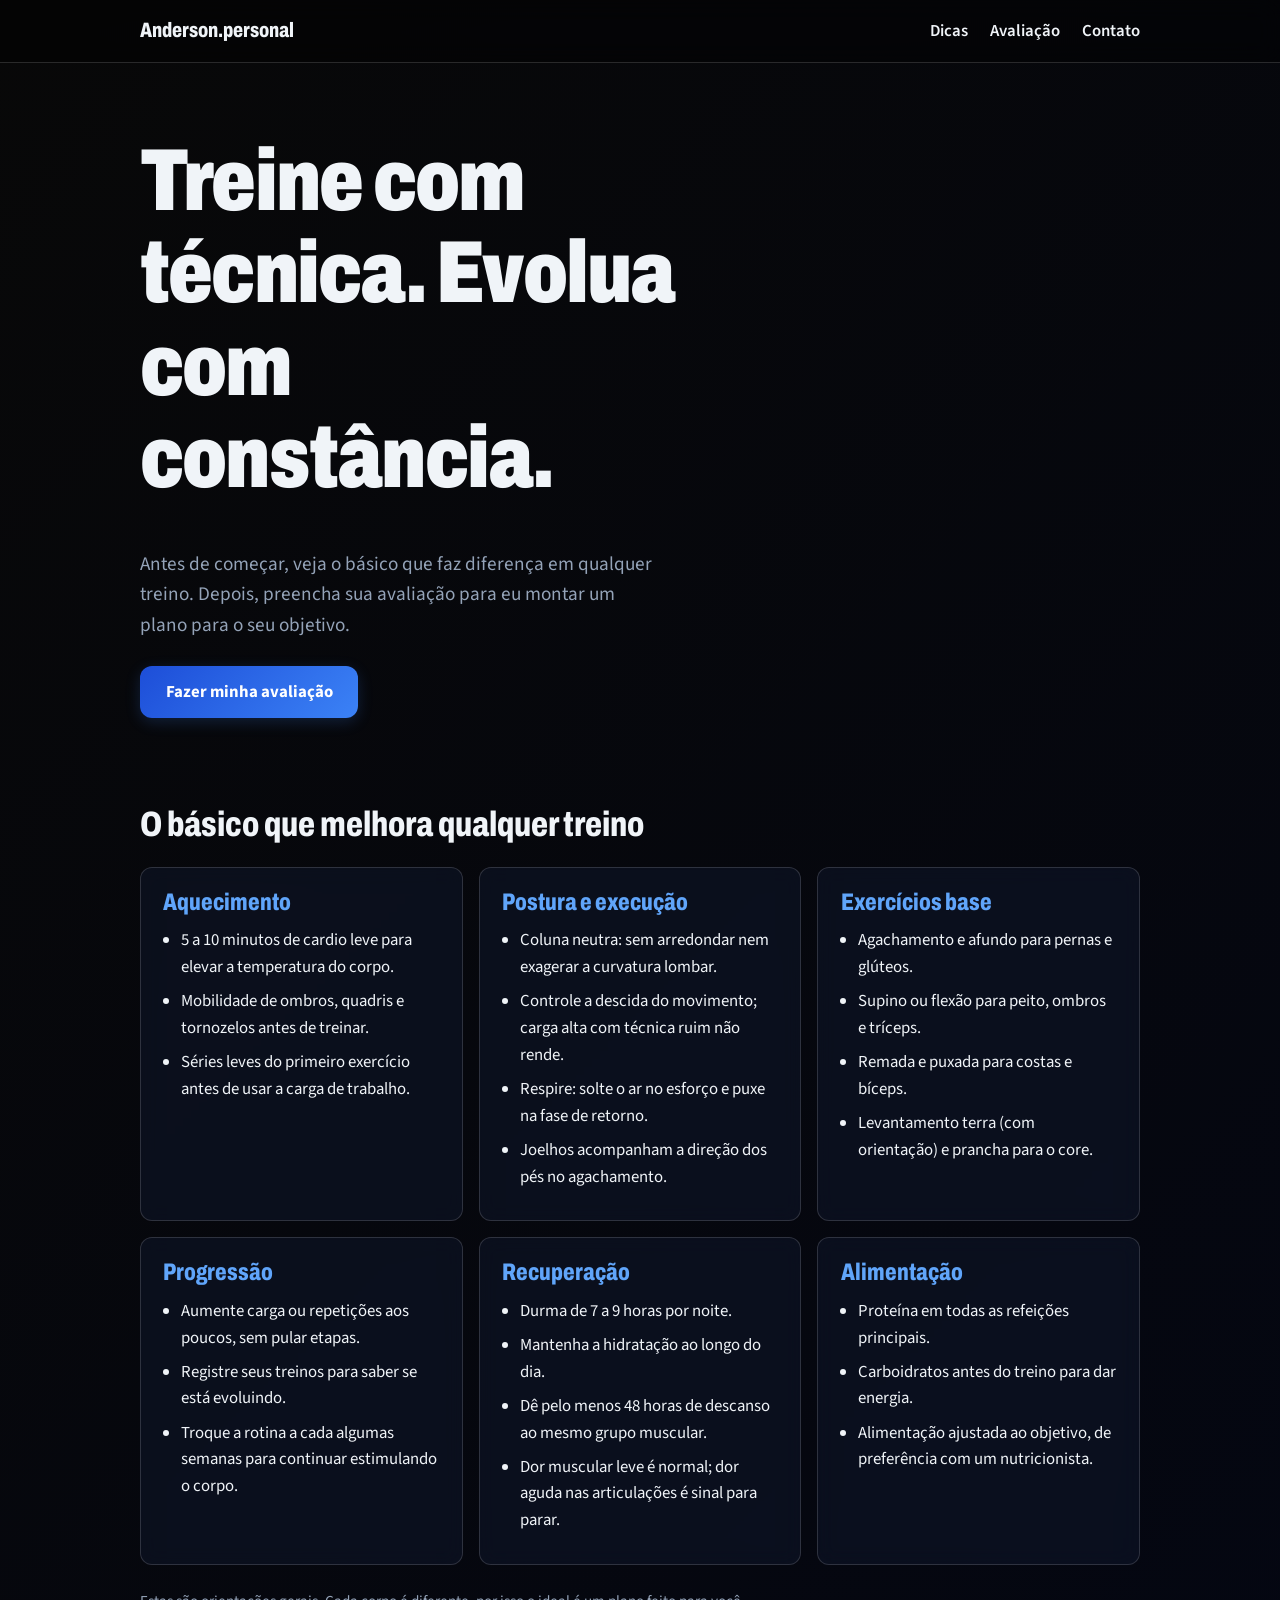
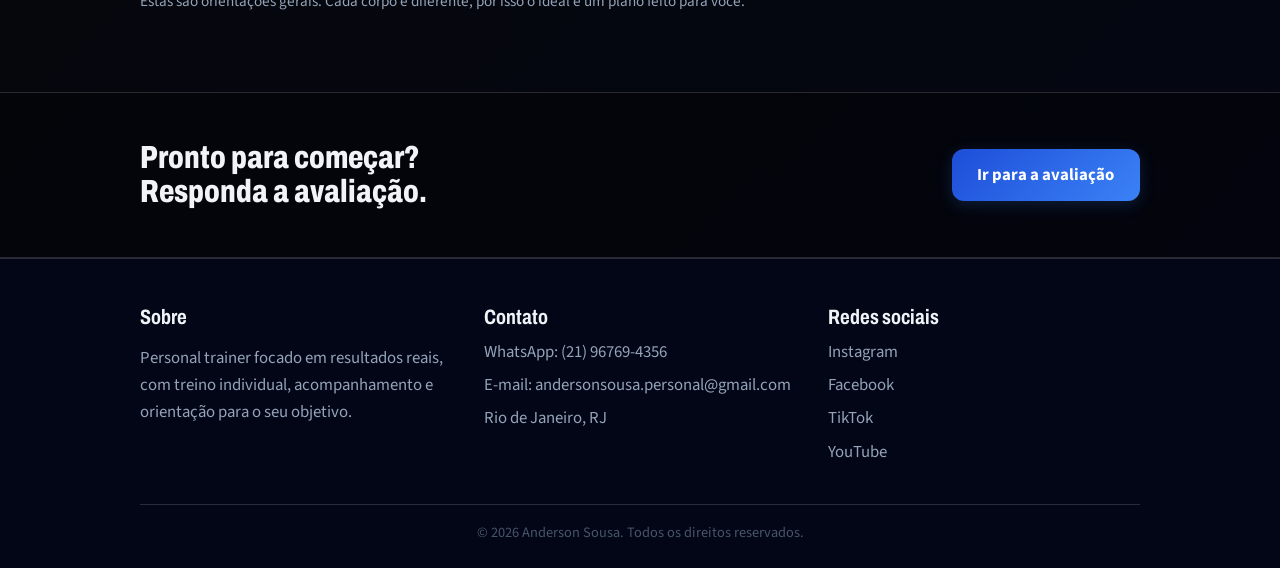
<file: Projeto Anderson/index.html>
<!DOCTYPE html>
<html lang="pt-BR">
<head>
  <meta charset="UTF-8">
  <meta name="viewport" content="width=device-width, initial-scale=1">
  <title>Treine melhor | Personal Trainer</title>
  <meta name="description" content="Dicas práticas para treinar melhor e avaliação gratuita online.">
  <link rel="stylesheet" href="style.css">
</head>
<body>
  <header class="topo">
    <div class="wrap">
      <a class="logo" href="index.html">Anderson.personal</a>
      <nav>
        <a href="#dicas">Dicas</a>
        <a href="formulario.html">Avaliação</a>
        <a href="#contato">Contato</a>
      </nav>
    </div>
  </header>

  <main>
    <section class="hero">
      <div class="wrap">
        <h1>Treine com técnica. Evolua com constância.</h1>
        <p>Antes de começar, veja o básico que faz diferença em qualquer treino. Depois, preencha sua avaliação para eu montar um plano para o seu objetivo.</p>
        <a class="btn" href="formulario.html">Fazer minha avaliação</a>
      </div>
    </section>

    <section class="dicas" id="dicas">
      <div class="wrap">
        <h2>O básico que melhora qualquer treino</h2>
        <div class="grade">
          <article class="dica">
            <h3>Aquecimento</h3>
            <ul>
              <li>5 a 10 minutos de cardio leve para elevar a temperatura do corpo.</li>
              <li>Mobilidade de ombros, quadris e tornozelos antes de treinar.</li>
              <li>Séries leves do primeiro exercício antes de usar a carga de trabalho.</li>
            </ul>
          </article>
          <article class="dica">
            <h3>Postura e execução</h3>
            <ul>
              <li>Coluna neutra: sem arredondar nem exagerar a curvatura lombar.</li>
              <li>Controle a descida do movimento; carga alta com técnica ruim não rende.</li>
              <li>Respire: solte o ar no esforço e puxe na fase de retorno.</li>
              <li>Joelhos acompanham a direção dos pés no agachamento.</li>
            </ul>
          </article>
          <article class="dica">
            <h3>Exercícios base</h3>
            <ul>
              <li>Agachamento e afundo para pernas e glúteos.</li>
              <li>Supino ou flexão para peito, ombros e tríceps.</li>
              <li>Remada e puxada para costas e bíceps.</li>
              <li>Levantamento terra (com orientação) e prancha para o core.</li>
            </ul>
          </article>
          <article class="dica">
            <h3>Progressão</h3>
            <ul>
              <li>Aumente carga ou repetições aos poucos, sem pular etapas.</li>
              <li>Registre seus treinos para saber se está evoluindo.</li>
              <li>Troque a rotina a cada algumas semanas para continuar estimulando o corpo.</li>
            </ul>
          </article>
          <article class="dica">
            <h3>Recuperação</h3>
            <ul>
              <li>Durma de 7 a 9 horas por noite.</li>
              <li>Mantenha a hidratação ao longo do dia.</li>
              <li>Dê pelo menos 48 horas de descanso ao mesmo grupo muscular.</li>
              <li>Dor muscular leve é normal; dor aguda nas articulações é sinal para parar.</li>
            </ul>
          </article>
          <article class="dica">
            <h3>Alimentação</h3>
            <ul>
              <li>Proteína em todas as refeições principais.</li>
              <li>Carboidratos antes do treino para dar energia.</li>
              <li>Alimentação ajustada ao objetivo, de preferência com um nutricionista.</li>
            </ul>
          </article>
        </div>
        <p class="aviso">Estas são orientações gerais. Cada corpo é diferente, por isso o ideal é um plano feito para você.</p>
      </div>
    </section>

    <section class="chamada">
      <div class="wrap">
        <h2>Pronto para começar? Responda a avaliação.</h2>
        <a class="btn" href="formulario.html">Ir para a avaliação</a>
      </div>
    </section>
  </main>

  <footer class="rodape" id="contato">
    <div class="wrap">
      <div>
        <h3>Sobre</h3>
        <p>Personal trainer focado em resultados reais, com treino individual, acompanhamento e orientação para o seu objetivo.</p>
      </div>
      <div>
        <h3>Contato</h3>
        <ul>
          <li>WhatsApp: <a href="https://wa.me/5521967694356">(21) 96769-4356</a></li>
          <li>E-mail: <a href="https://www.instagram.com/andersosousa.personal/" target="_blank" rel="noopener">andersonsousa.personal@gmail.com</a></li>
          <li>Rio de Janeiro, RJ</li>
        </ul>
      </div>
      <div>
        <h3>Redes sociais</h3>
        <ul>
          <li><a href="https://www.instagram.com/andersosousa.personal/" target="_blank" rel="noopener">Instagram</a></li>
          <li><a href="https://www.facebook.com/andersosousa.personal/" target="_blank" rel="noopener">Facebook</a></li>
          <li><a href="https://www.tiktok.com/@andersosousa.personal/" target="_blank" rel="noopener">TikTok</a></li>
          <li><a href="https://www.youtube.com/@andersosousa.personal/" target="_blank" rel="noopener">YouTube</a></li>
        </ul>
      </div>
    </div>
    <p class="copy">© 2026 Anderson Sousa. Todos os direitos reservados.</p>
  </footer>
</body>
</html>
</file>
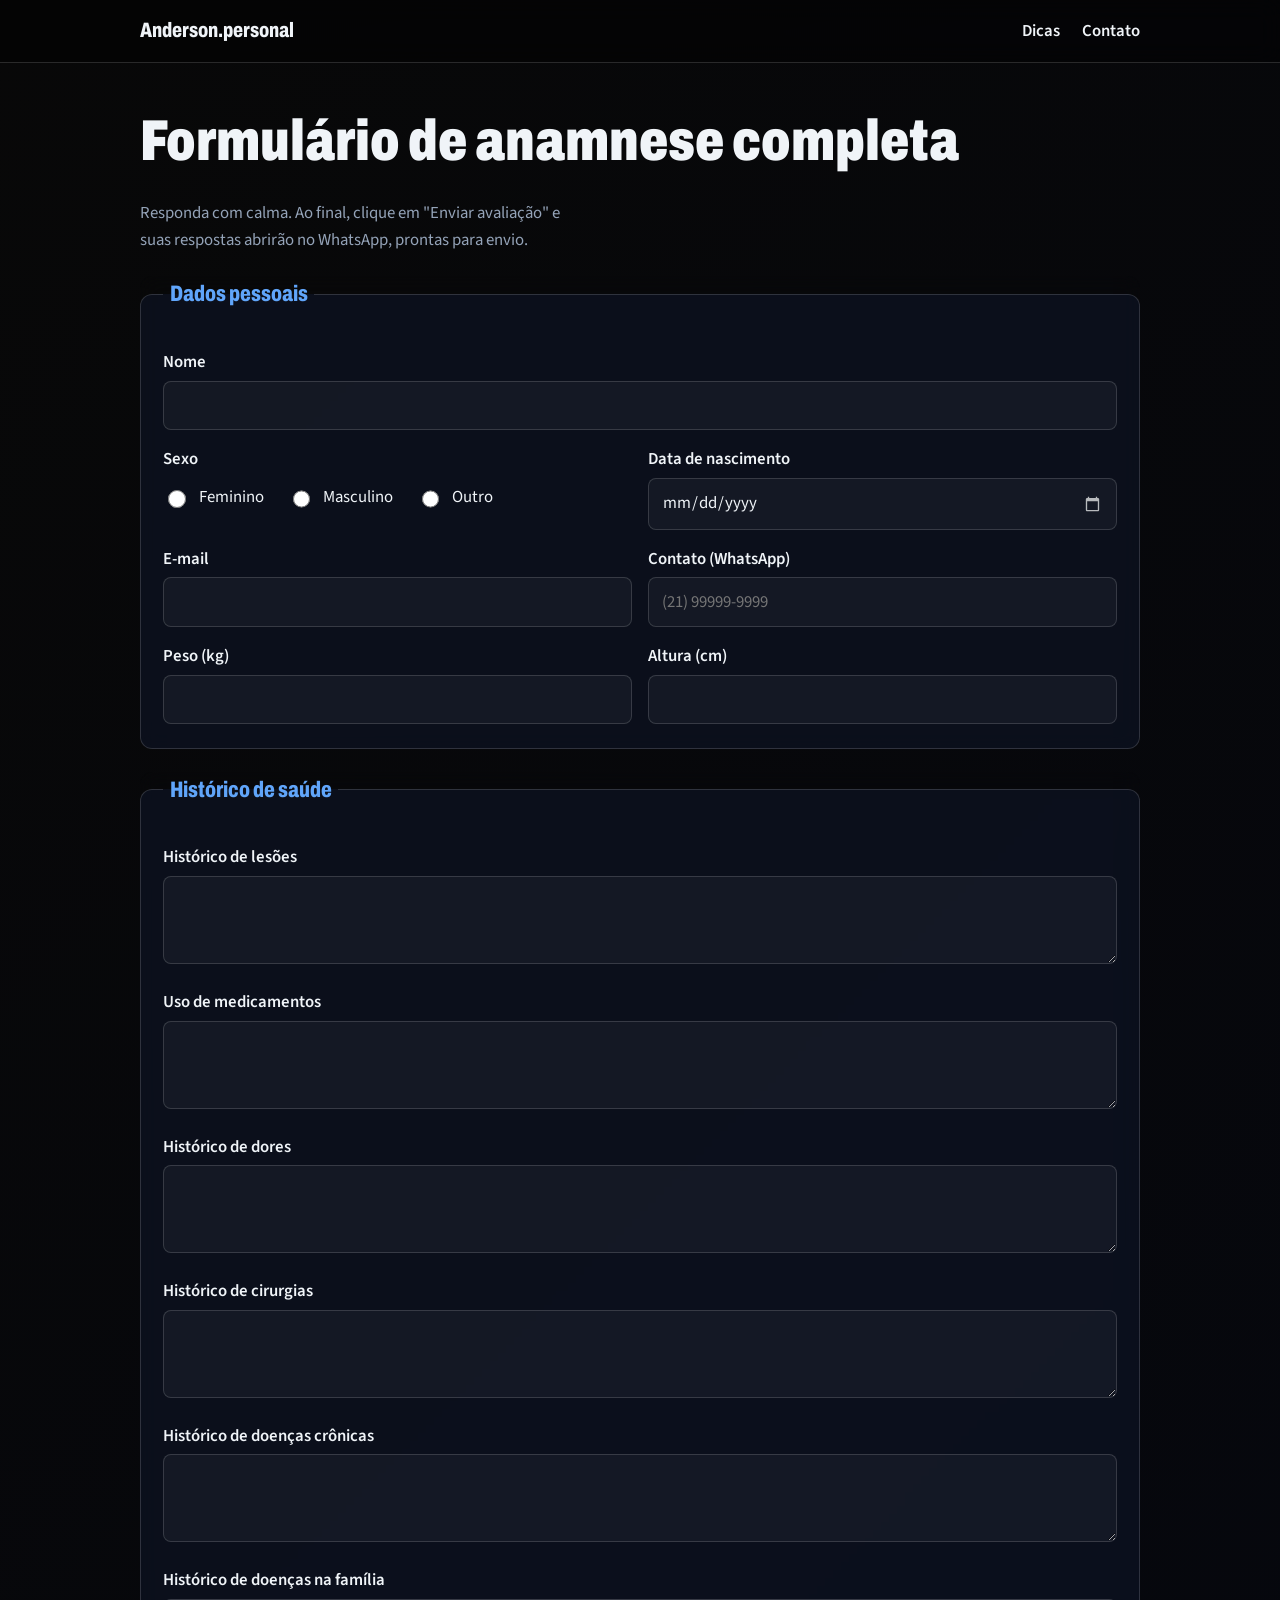
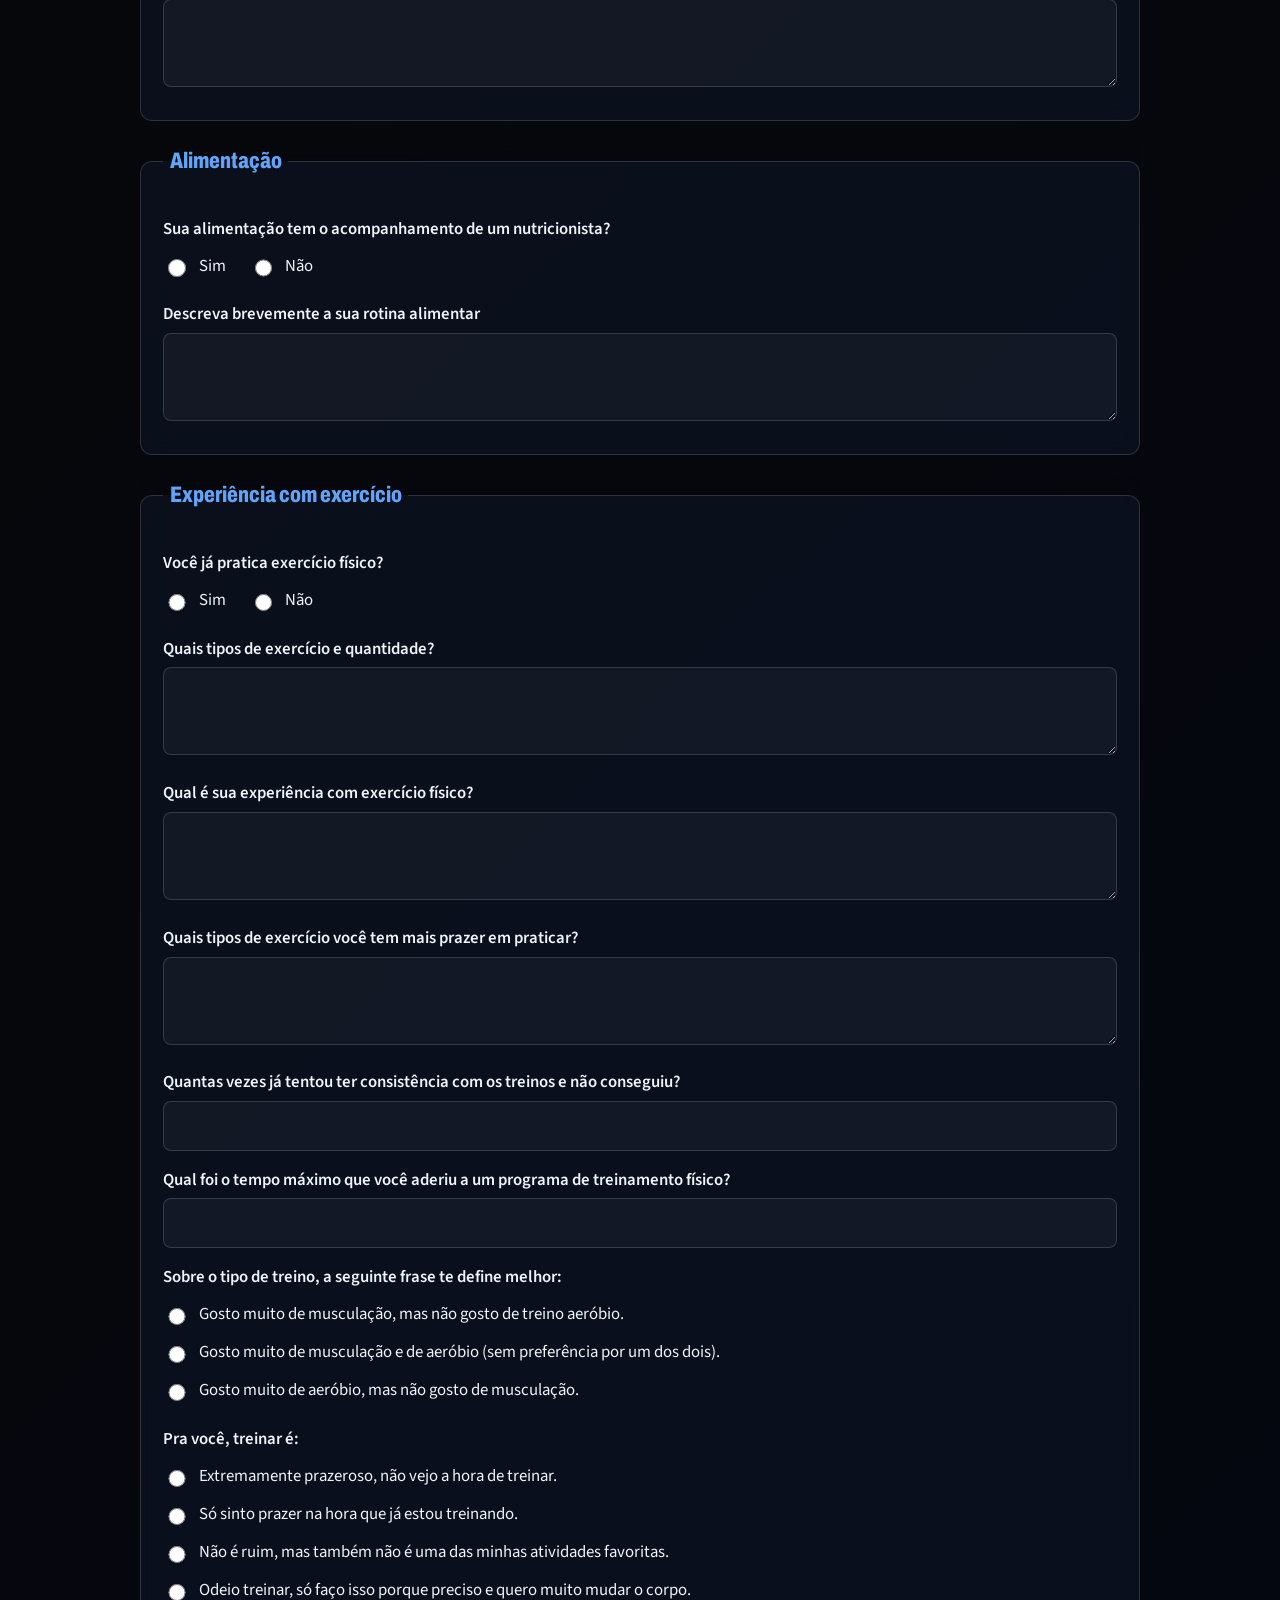
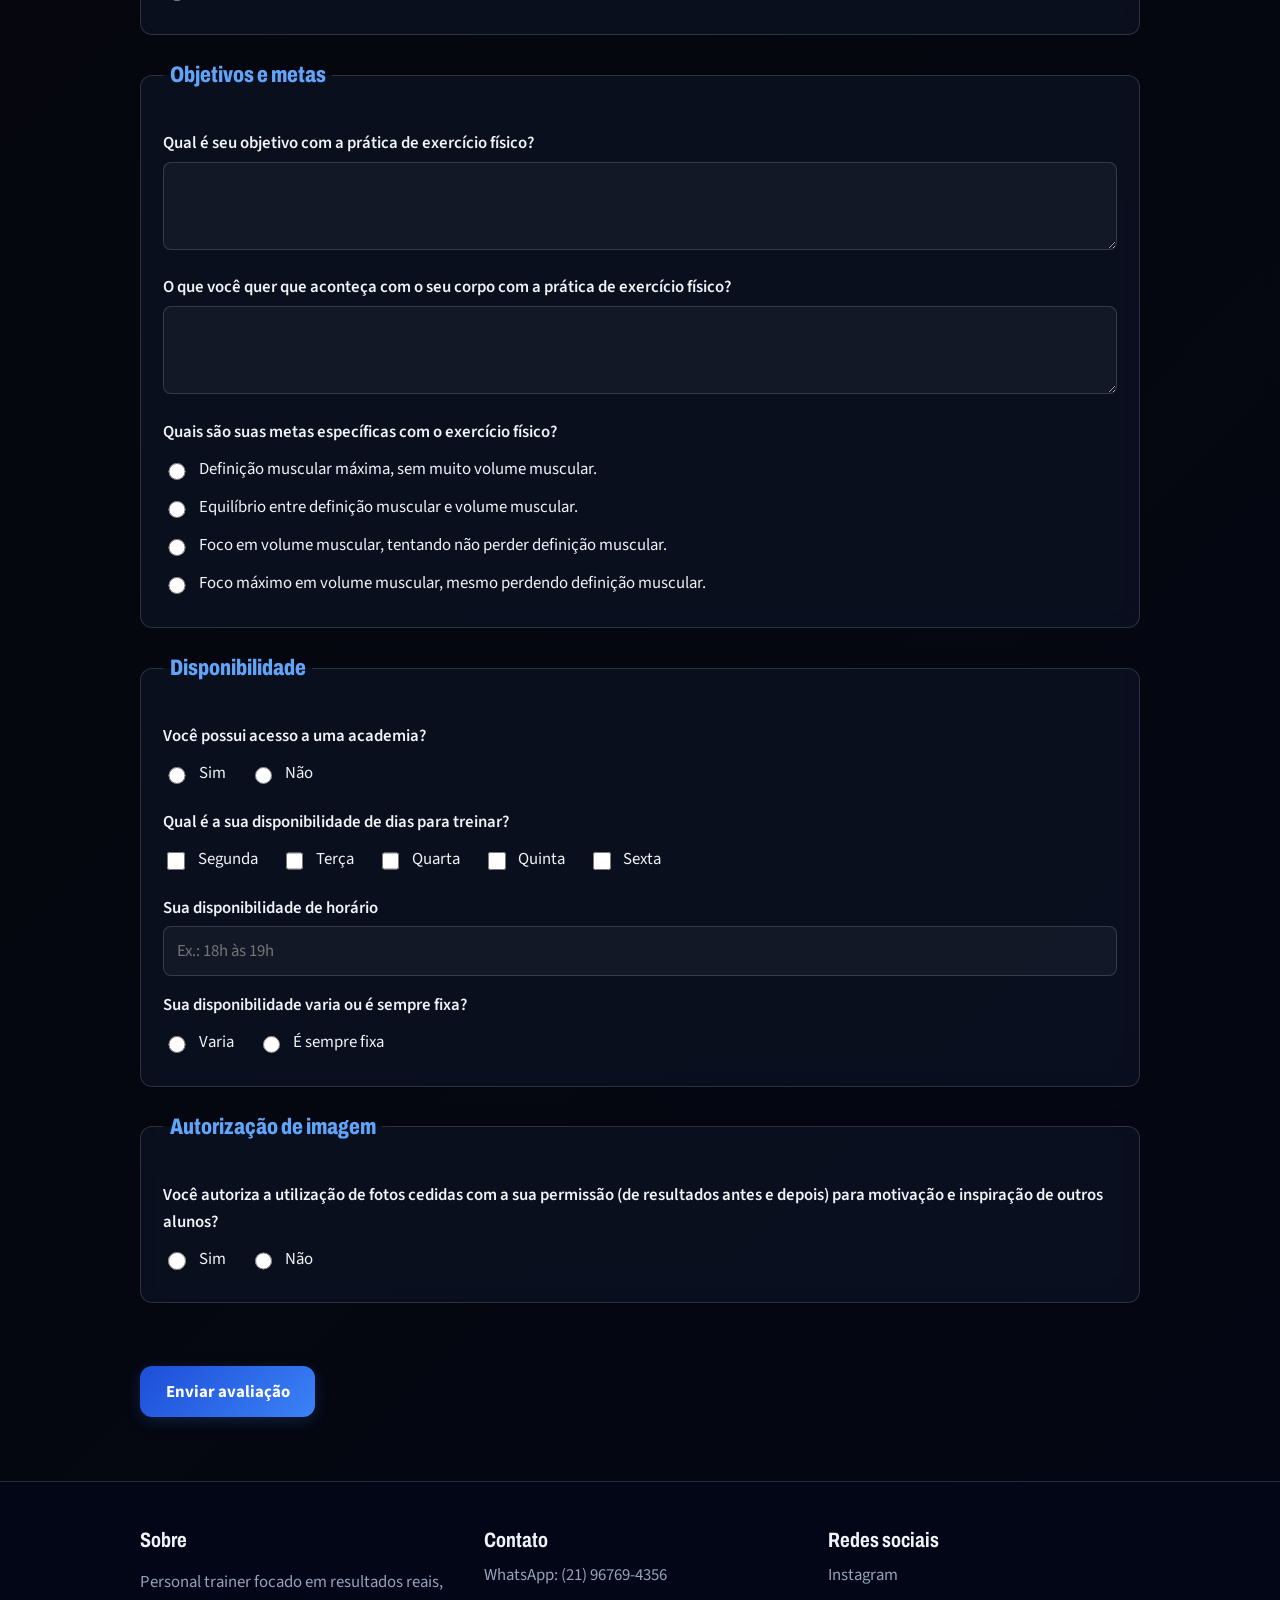
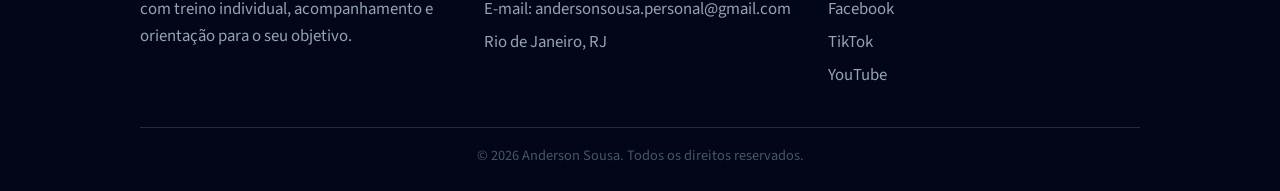
<file: Projeto Anderson/formulario.html>
<!DOCTYPE html>
<html lang="pt-BR">
<head>
  <meta charset="UTF-8">
  <meta name="viewport" content="width=device-width, initial-scale=1">
  <title>Avaliação | Personal Trainer</title>
  <link rel="stylesheet" href="style.css">
</head>
<body>
  <header class="topo">
    <div class="wrap">
      <a class="logo" href="index.html">Anderson.personal</a>
      <nav>
        <a href="index.html#dicas">Dicas</a>
        <a href="#contato">Contato</a>
      </nav>
    </div>
  </header>

  <main class="form-pagina">
    <div class="wrap">
      <h1>Formulário de anamnese completa</h1>
      <p class="intro">Responda com calma. Ao final, clique em "Enviar avaliação" e suas respostas abrirão no WhatsApp, prontas para envio.</p>

      <form id="anamnese" novalidate>

        <fieldset>
          <legend>Dados pessoais</legend>
          <div class="campo"><label for="nome">Nome</label><input type="text" id="nome" required></div>
          <div class="duas">
            <div class="campo">
              <span class="rotulo">Sexo</span>
              <div class="opcoes linha">
                <label><input type="radio" name="sexo" value="Feminino" required> Feminino</label>
                <label><input type="radio" name="sexo" value="Masculino"> Masculino</label>
                <label><input type="radio" name="sexo" value="Outro"> Outro</label>
              </div>
            </div>
            <div class="campo"><label for="nasc">Data de nascimento</label><input type="date" id="nasc" required></div>
          </div>
          <div class="duas">
            <div class="campo"><label for="email">E-mail</label><input type="email" id="email" required></div>
            <div class="campo"><label for="contato">Contato (WhatsApp)</label><input type="tel" id="contato" placeholder="(21) 99999-9999" required></div>
          </div>
          <div class="duas">
            <div class="campo"><label for="peso">Peso (kg)</label><input type="number" id="peso" step="0.1" min="20" max="400" required></div>
            <div class="campo"><label for="altura">Altura (cm)</label><input type="number" id="altura" min="100" max="250" required></div>
          </div>
        </fieldset>

        <fieldset>
          <legend>Histórico de saúde</legend>
          <div class="campo"><label for="lesoes">Histórico de lesões</label><textarea id="lesoes"></textarea></div>
          <div class="campo"><label for="medicamentos">Uso de medicamentos</label><textarea id="medicamentos"></textarea></div>
          <div class="campo"><label for="dores">Histórico de dores</label><textarea id="dores"></textarea></div>
          <div class="campo"><label for="cirurgias">Histórico de cirurgias</label><textarea id="cirurgias"></textarea></div>
          <div class="campo"><label for="cronicas">Histórico de doenças crônicas</label><textarea id="cronicas"></textarea></div>
          <div class="campo"><label for="familia">Histórico de doenças na família</label><textarea id="familia"></textarea></div>
        </fieldset>

        <fieldset>
          <legend>Alimentação</legend>
          <div class="campo">
            <span class="rotulo">Sua alimentação tem o acompanhamento de um nutricionista?</span>
            <div class="opcoes linha">
              <label><input type="radio" name="nutri" value="Sim" required> Sim</label>
              <label><input type="radio" name="nutri" value="Não"> Não</label>
            </div>
          </div>
          <div class="campo"><label for="rotina-alim">Descreva brevemente a sua rotina alimentar</label><textarea id="rotina-alim"></textarea></div>
        </fieldset>

        <fieldset>
          <legend>Experiência com exercício</legend>
          <div class="campo">
            <span class="rotulo">Você já pratica exercício físico?</span>
            <div class="opcoes linha">
              <label><input type="radio" name="pratica" value="Sim" required> Sim</label>
              <label><input type="radio" name="pratica" value="Não"> Não</label>
            </div>
          </div>
          <div class="campo"><label for="tipos">Quais tipos de exercício e quantidade?</label><textarea id="tipos"></textarea></div>
          <div class="campo"><label for="experiencia">Qual é sua experiência com exercício físico?</label><textarea id="experiencia"></textarea></div>
          <div class="campo"><label for="prazer">Quais tipos de exercício você tem mais prazer em praticar?</label><textarea id="prazer"></textarea></div>
          <div class="campo"><label for="tentativas">Quantas vezes já tentou ter consistência com os treinos e não conseguiu?</label><input type="text" id="tentativas"></div>
          <div class="campo"><label for="tempomax">Qual foi o tempo máximo que você aderiu a um programa de treinamento físico?</label><input type="text" id="tempomax"></div>

          <div class="campo">
            <span class="rotulo">Sobre o tipo de treino, a seguinte frase te define melhor:</span>
            <div class="opcoes">
              <label><input type="radio" name="tipo-treino" value="Gosto muito de musculação, mas não gosto de treino aeróbio" required> Gosto muito de musculação, mas não gosto de treino aeróbio.</label>
              <label><input type="radio" name="tipo-treino" value="Gosto muito de musculação e de aeróbio (sem preferência)"> Gosto muito de musculação e de aeróbio (sem preferência por um dos dois).</label>
              <label><input type="radio" name="tipo-treino" value="Gosto muito de aeróbio, mas não gosto de musculação"> Gosto muito de aeróbio, mas não gosto de musculação.</label>
            </div>
          </div>

          <div class="campo">
            <span class="rotulo">Pra você, treinar é:</span>
            <div class="opcoes">
              <label><input type="radio" name="treinar-e" value="Extremamente prazeroso, não vejo a hora de treinar" required> Extremamente prazeroso, não vejo a hora de treinar.</label>
              <label><input type="radio" name="treinar-e" value="Só sinto prazer na hora que já estou treinando"> Só sinto prazer na hora que já estou treinando.</label>
              <label><input type="radio" name="treinar-e" value="Não é ruim, mas também não é uma das minhas atividades favoritas"> Não é ruim, mas também não é uma das minhas atividades favoritas.</label>
              <label><input type="radio" name="treinar-e" value="Odeio treinar, só faço porque preciso e quero muito mudar o corpo"> Odeio treinar, só faço isso porque preciso e quero muito mudar o corpo.</label>
            </div>
          </div>
        </fieldset>

        <fieldset>
          <legend>Objetivos e metas</legend>
          <div class="campo"><label for="objetivo">Qual é seu objetivo com a prática de exercício físico?</label><textarea id="objetivo"></textarea></div>
          <div class="campo"><label for="corpo">O que você quer que aconteça com o seu corpo com a prática de exercício físico?</label><textarea id="corpo"></textarea></div>
          <div class="campo">
            <span class="rotulo">Quais são suas metas específicas com o exercício físico?</span>
            <div class="opcoes">
              <label><input type="radio" name="meta" value="Definição muscular máxima sem muito volume muscular" required> Definição muscular máxima, sem muito volume muscular.</label>
              <label><input type="radio" name="meta" value="Equilíbrio entre definição muscular e volume muscular"> Equilíbrio entre definição muscular e volume muscular.</label>
              <label><input type="radio" name="meta" value="Foco em volume muscular tentando não perder definição muscular"> Foco em volume muscular, tentando não perder definição muscular.</label>
              <label><input type="radio" name="meta" value="Foco máximo em volume muscular, mesmo perdendo definição muscular"> Foco máximo em volume muscular, mesmo perdendo definição muscular.</label>
            </div>
          </div>
        </fieldset>

        <fieldset>
          <legend>Disponibilidade</legend>
          <div class="campo">
            <span class="rotulo">Você possui acesso a uma academia?</span>
            <div class="opcoes linha">
              <label><input type="radio" name="academia" value="Sim" required> Sim</label>
              <label><input type="radio" name="academia" value="Não"> Não</label>
            </div>
          </div>
          <div class="campo">
            <span class="rotulo">Qual é a sua disponibilidade de dias para treinar?</span>
            <div class="opcoes linha" id="dias">
              <label><input type="checkbox" value="Segunda"> Segunda</label>
              <label><input type="checkbox" value="Terça"> Terça</label>
              <label><input type="checkbox" value="Quarta"> Quarta</label>
              <label><input type="checkbox" value="Quinta"> Quinta</label>
              <label><input type="checkbox" value="Sexta"> Sexta</label>
            </div>
          </div>
          <div class="campo"><label for="horario">Sua disponibilidade de horário</label><input type="text" id="horario" placeholder="Ex.: 18h às 19h"></div>
          <div class="campo">
            <span class="rotulo">Sua disponibilidade varia ou é sempre fixa?</span>
            <div class="opcoes linha">
              <label><input type="radio" name="varia" value="Varia" required> Varia</label>
              <label><input type="radio" name="varia" value="É sempre fixa"> É sempre fixa</label>
            </div>
          </div>
        </fieldset>

        <fieldset>
          <legend>Autorização de imagem</legend>
          <div class="campo">
            <span class="rotulo">Você autoriza a utilização de fotos cedidas com a sua permissão (de resultados antes e depois) para motivação e inspiração de outros alunos?</span>
            <div class="opcoes linha">
              <label><input type="radio" name="fotos" value="Sim" required> Sim</label>
              <label><input type="radio" name="fotos" value="Não"> Não</label>
            </div>
          </div>
        </fieldset>

        <p class="erro" id="erro" role="alert"></p>
        <button class="btn" type="submit">Enviar avaliação</button>
      </form>
    </div>
  </main>

  <footer class="rodape" id="contato">
    <div class="wrap">
      <div>
        <h3>Sobre</h3>
        <p>Personal trainer focado em resultados reais, com treino individual, acompanhamento e orientação para o seu objetivo.</p>
      </div>
      <div>
        <h3>Contato</h3>
        <ul>
          <li>WhatsApp: <a href="https://wa.me/5521967694356">(21) 96769-4356</a></li>
          <li>E-mail: <a href="andersonsousa.personal@gmail.com">andersonsousa.personal@gmail.com</a></li>
          <li>Rio de Janeiro, RJ</li>
        </ul>
      </div>
      <div>
        <h3>Redes sociais</h3>
        <ul>
          <li><a href="https://www.instagram.com/andersosousa.personal/" target="_blank" rel="noopener">Instagram</a></li>
          <li><a href="https://www.facebook.com/andersosousa.personal/" target="_blank" rel="noopener">Facebook</a></li>
          <li><a href="https://www.tiktok.com/@andersosousa.personal/" target="_blank" rel="noopener">TikTok</a></li>
          <li><a href="https://www.youtube.com/@andersosousa.personal/" target="_blank" rel="noopener">YouTube</a></li>
        </ul>
      </div>
    </div>
    <p class="copy">© 2026 Anderson Sousa. Todos os direitos reservados.</p>
  </footer>

  <script src="script.js"></script>
</body>
</html>
</file>
<file: Projeto Anderson/style.css>
@import url("https://fonts.googleapis.com/css2?family=Archivo:wdth,wght@62..125,400..900&family=Source+Sans+3:wght@400;600&display=swap");

:root {
  /* Nova Paleta Dark / Azul */
  --ink: #f0f4f8;
  --muted: #94a3b8;
  --accent: #3b82f6; /* Azul vibrante */
  --accent-hover: #60a5fa;
  --accent-ink: #ffffff;
  --card: rgba(15, 23, 42, 0.55); /* Fundo translúcido para efeito de vidro */
  --line: rgba(255, 255, 255, 0.15);
  --radius: 12px;
}

* { box-sizing: border-box; }
html { scroll-behavior: smooth; }

body {
  margin: 0;
  /* Fundo gradiente animado (Preto e Azul Escuro) */
  background: linear-gradient(-45deg, #000000, #0f172a, #020617, #080808);
  background-size: 400% 400%;
  animation: gradientBG 15s ease infinite;
  color: var(--ink);
  font-family: "Source Sans 3", system-ui, sans-serif;
  font-size: 1.05rem;
  line-height: 1.6;
}

/* Animação do Background */
@keyframes gradientBG {
  0% { background-position: 0% 50%; }
  50% { background-position: 100% 50%; }
  100% { background-position: 0% 50%; }
}

h1, h2, h3 {
  font-family: "Archivo", "Arial Narrow", sans-serif;
  font-stretch: 75%;
  line-height: 1.05;
  margin: 0 0 .5em;
}
a { color: var(--accent); transition: color 0.3s ease; }
a:hover, a:active { color: var(--accent-hover); }
:focus-visible { outline: 3px solid var(--accent); outline-offset: 2px; }

.wrap { width: min(1000px, 100% - 2rem); margin-inline: auto; }

/* Topo / Header - Fixo e Translúcido */
.topo { 
  border-bottom: 1px solid var(--line); 
  background: rgba(0, 0, 0, 0.4);
  backdrop-filter: blur(12px);
  -webkit-backdrop-filter: blur(12px);
  position: sticky;
  top: 0;
  z-index: 100;
}
.topo .wrap { display: flex; justify-content: space-between; align-items: center; padding: .9rem 0; }
.logo { font-family: "Archivo", sans-serif; font-weight: 800; font-stretch: 75%; font-size: 1.3rem; text-decoration: none; color: var(--ink); }
.topo nav a { margin-left: 1.2rem; color: var(--ink); text-decoration: none; font-weight: 600; position: relative; }
.topo nav a:hover, .topo nav a:active { color: var(--accent); text-shadow: 0 0 8px rgba(59, 130, 246, 0.4); }

/* Botões Animados */
.btn {
  display: inline-block; border: 0; cursor: pointer;
  background: linear-gradient(135deg, #1d4ed8, #3b82f6);
  color: var(--accent-ink);
  font: 700 1.05rem "Source Sans 3", sans-serif;
  padding: .85rem 1.6rem; border-radius: var(--radius); text-decoration: none;
  transition: all 0.3s ease;
  box-shadow: 0 4px 15px rgba(59, 130, 246, 0.2);
  text-align: center;
}
.btn:hover { 
  transform: translateY(-3px);
  box-shadow: 0 8px 25px rgba(59, 130, 246, 0.4);
  filter: brightness(1.15); 
}
.btn:active {
  transform: translateY(1px);
  box-shadow: 0 2px 10px rgba(59, 130, 246, 0.3);
}

/* Início / Hero */
.hero { padding: 4.5rem 0 3.5rem; }
.hero h1 { font-weight: 900; font-size: clamp(2.5rem, 10vw, 5.5rem); letter-spacing: -.02em; max-width: 12ch; }
.hero p { max-width: 52ch; color: var(--muted); font-size: 1.2rem; margin-bottom: 1.6rem; }

/* Dicas */
.dicas { padding: 2rem 0 4rem; }
.dicas > .wrap > h2 { font-size: 2.2rem; font-weight: 800; }
.grade { display: grid; grid-template-columns: repeat(auto-fit, minmax(270px, 1fr)); gap: 1rem; margin-top: 1.5rem; }
.dica { 
  background: var(--card); 
  border: 1px solid var(--line); 
  border-radius: var(--radius); 
  padding: 1.4rem; 
  backdrop-filter: blur(10px);
  -webkit-backdrop-filter: blur(10px);
  transition: transform 0.3s ease, border-color 0.3s ease;
}
.dica:hover {
  transform: translateY(-5px);
  border-color: rgba(59, 130, 246, 0.4);
}
.dica h3 { font-size: 1.5rem; font-weight: 800; color: var(--accent-hover); }
.dica ul { margin: 0; padding-left: 1.1rem; }
.dica li { margin-bottom: .45rem; }
.aviso { margin-top: 1.5rem; color: var(--muted); font-size: .95rem; }

/* Chamada */
.chamada { background: rgba(0, 0, 0, 0.3); border-top: 1px solid var(--line); border-bottom: 1px solid var(--line); padding: 3rem 0; }
.chamada .wrap { display: flex; flex-wrap: wrap; gap: 1.5rem; justify-content: space-between; align-items: center; }
.chamada h2 { font-size: 2rem; font-weight: 800; margin: 0; max-width: 20ch; color: var(--ink); }

/* Formulário */
.form-pagina { padding: 3rem 0 4rem; }
.form-pagina h1 { font-size: clamp(2.2rem, 7vw, 3.6rem); font-weight: 900; }
.intro { color: var(--muted); max-width: 55ch; }
fieldset { 
  background: var(--card); 
  border: 1px solid var(--line); 
  border-radius: var(--radius); 
  padding: 1.3rem 1.4rem 1.5rem; 
  margin: 1.4rem 0; 
  backdrop-filter: blur(10px);
  -webkit-backdrop-filter: blur(10px);
  transition: border-color 0.3s ease;
}
fieldset:hover, fieldset:focus-within { border-color: rgba(255, 255, 255, 0.3); }
legend { font-family: "Archivo", sans-serif; font-stretch: 75%; font-weight: 800; font-size: 1.4rem; padding: 0 .4rem; color: var(--accent-hover); }
.campo { margin-top: 1rem; }
.campo > label, .campo > .rotulo { display: block; font-weight: 600; margin-bottom: .3rem; color: var(--ink); }

/* Inputs e Textareas atualizados para modo noturno */
input[type="text"], input[type="email"], input[type="tel"], input[type="date"], input[type="number"], textarea {
  width: 100%; padding: .65rem .8rem; font: inherit; color: var(--ink);
  background: rgba(255, 255, 255, 0.04); 
  border: 1px solid var(--line); border-radius: 8px;
  transition: all 0.3s ease;
}
input:focus, textarea:focus {
  background: rgba(255, 255, 255, 0.08);
  border-color: var(--accent);
  box-shadow: 0 0 0 3px rgba(59, 130, 246, 0.25);
  outline: none;
}
/* Muda a cor do ícone de calendário no input date para ficar visível no fundo escuro */
input[type="date"]::-webkit-calendar-picker-indicator { filter: invert(1); opacity: 0.7; cursor: pointer; }
textarea { min-height: 5.5rem; resize: vertical; }

.duas { display: grid; grid-template-columns: repeat(auto-fit, minmax(200px, 1fr)); gap: 1rem; }
.opcoes label { display: flex; gap: .6rem; align-items: flex-start; padding: .35rem 0; font-weight: 400; cursor: pointer; transition: color 0.2s ease; }
.opcoes label:hover, .opcoes label:active { color: var(--accent-hover); }
.opcoes input { margin-top: .4rem; accent-color: var(--accent); width: 1.1rem; height: 1.1rem; flex: none; cursor: pointer; }
.opcoes.linha { display: flex; flex-wrap: wrap; gap: .3rem 1.5rem; }
.erro { color: #f87171; font-weight: 600; margin-top: .8rem; min-height: 1.4em; }

/* Rodapé com animações nos links */
.rodape { background: #020617; border-top: 1px solid var(--line); color: var(--muted); padding: 3rem 0 1.5rem; }
.rodape .wrap { display: grid; grid-template-columns: repeat(auto-fit, minmax(240px, 1fr)); gap: 2rem; }
.rodape h3 { color: var(--ink); font-size: 1.3rem; }
.rodape ul { list-style: none; padding: 0; margin: 0; }
.rodape li { margin-bottom: .4rem; }

/* Animação nos links das redes sociais e contato */
.rodape ul a {
  display: inline-block;
  color: var(--muted);
  text-decoration: none;
  transition: transform 0.3s ease, color 0.3s ease;
}
.rodape ul a:hover, .rodape ul a:active {
  color: var(--accent-hover);
  transform: translateX(6px); /* Detalhe: empurra levemente para a direita */
}

.copy { width: min(1000px, 100% - 2rem); margin: 2rem auto 0; padding-top: 1rem; border-top: 1px solid var(--line); font-size: .9rem; color: #475569; text-align: center; }

/* =========================================
   AJUSTES ESPECÍFICOS PARA MOBILE (CELULAR)
   ========================================= */
@media (max-width: 768px) {
  /* Header mais ajustado */
  .topo .wrap { flex-direction: row; flex-wrap: wrap; gap: 0.5rem; padding: 0.8rem 0; }
  .topo nav a { margin-left: 0.8rem; font-size: 0.95rem; }
  
  /* Diminuindo respiros gerais para focar no conteúdo */
  .hero { padding: 3rem 0 2rem; }
  .form-pagina { padding: 2rem 0 3rem; }
  .dicas { padding: 1.5rem 0 3rem; }
  
  /* Efeito de vidro mais fino no celular para ganhar espaço */
  fieldset { 
    padding: 1rem; 
    margin: 1rem 0; 
  }
  
  /* Botão principal do formulário cobrindo toda a largura para facilitar toque */
  .form-pagina .btn {
    width: 100%;
    display: block;
    margin-top: 1rem;
  }
  
  /* Rodapé alinhado */
  .rodape { padding: 2rem 0 1.5rem; }
}

/* Remove animações caso o usuário tenha ativado o "Reduzir Movimento" no celular/PC */
@media (prefers-reduced-motion: reduce) { 
  html { scroll-behavior: auto; } 
  body { animation: none; }
  .btn:hover, .dica:hover, .rodape ul a:hover { transform: none; }
}
</file>
